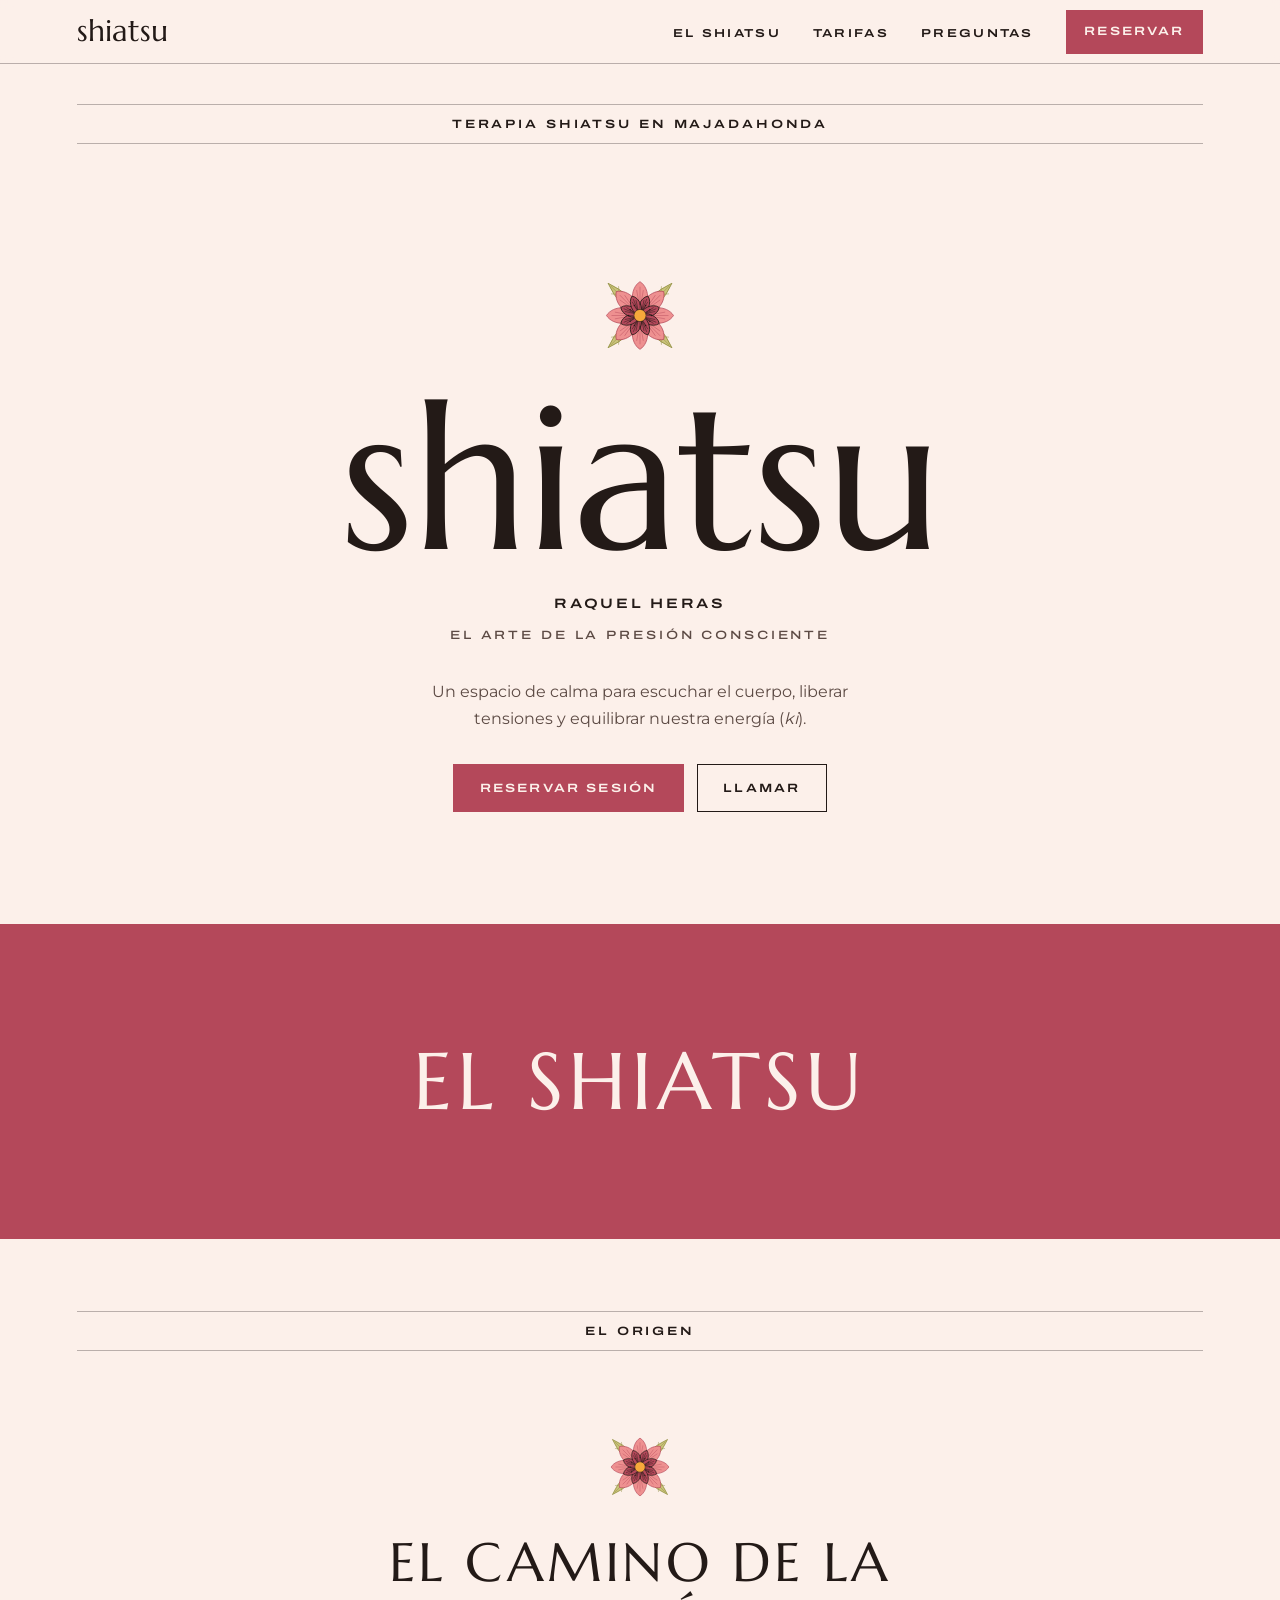
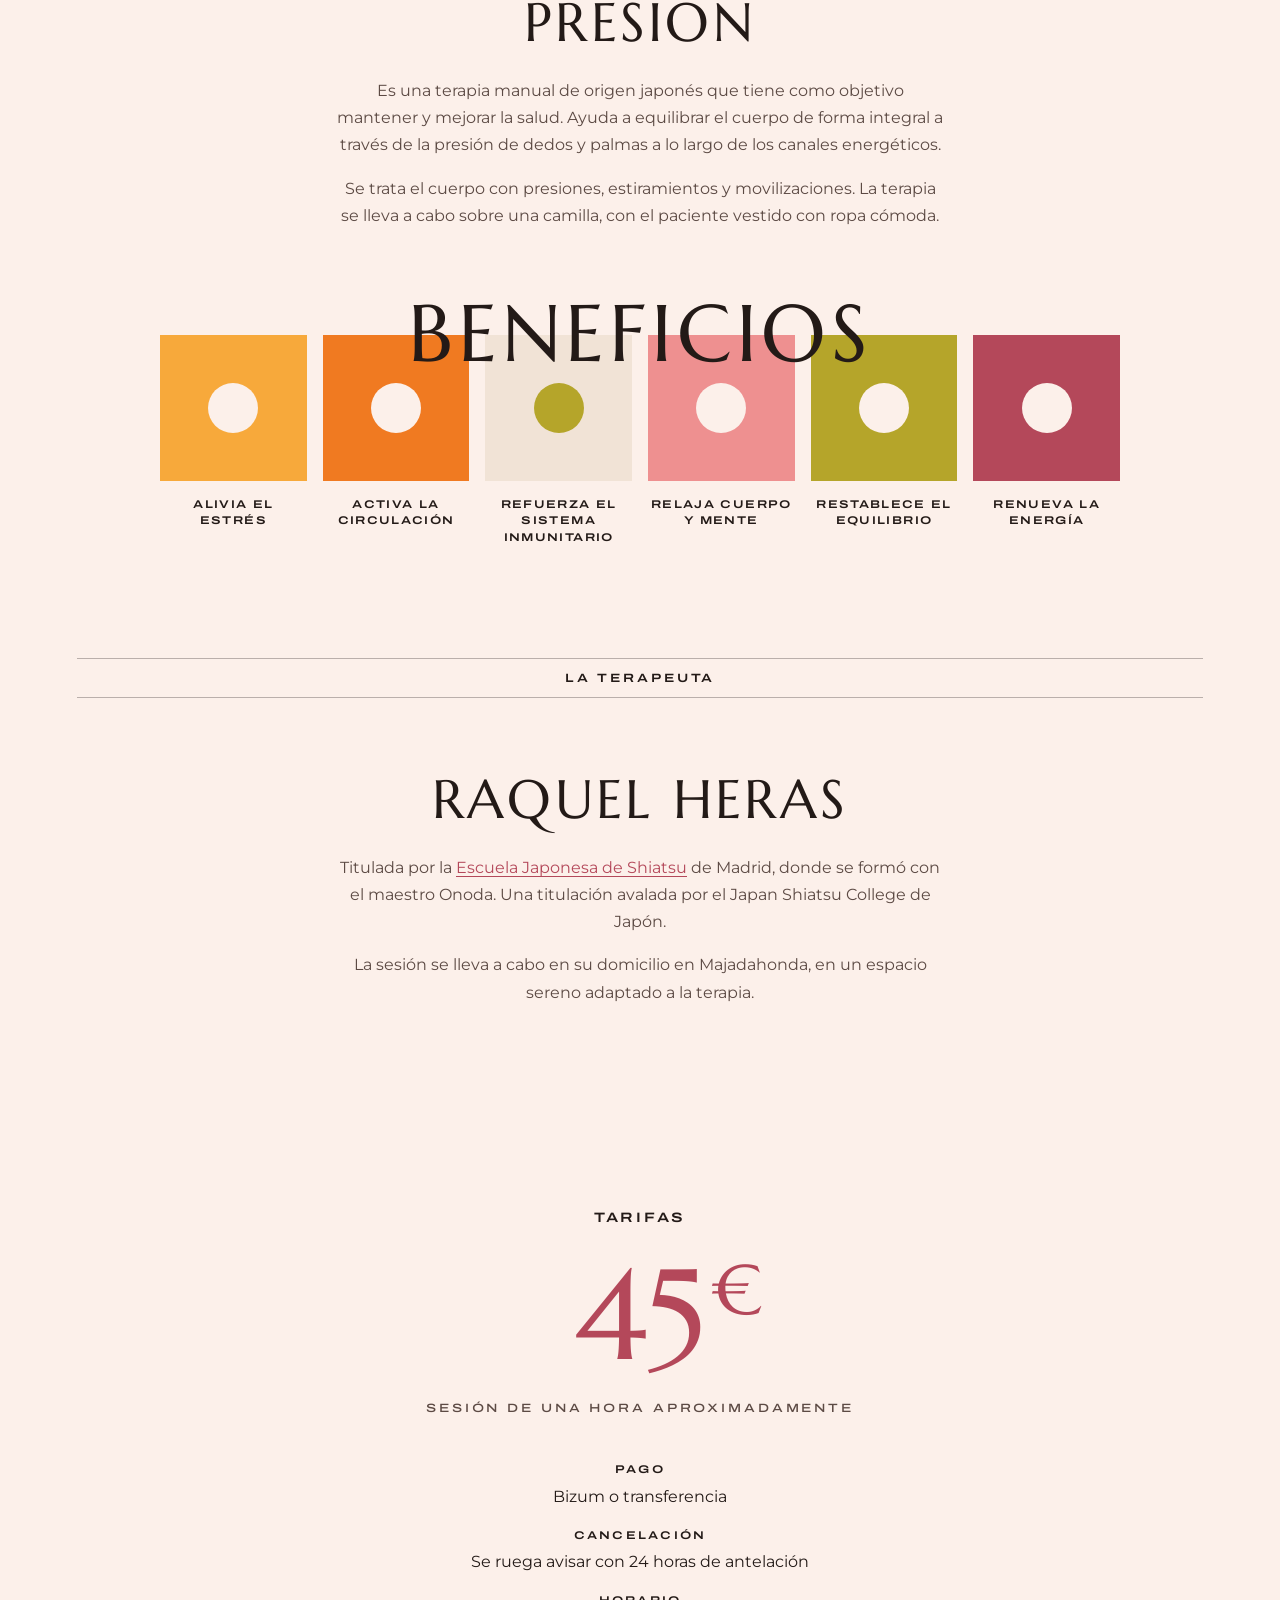
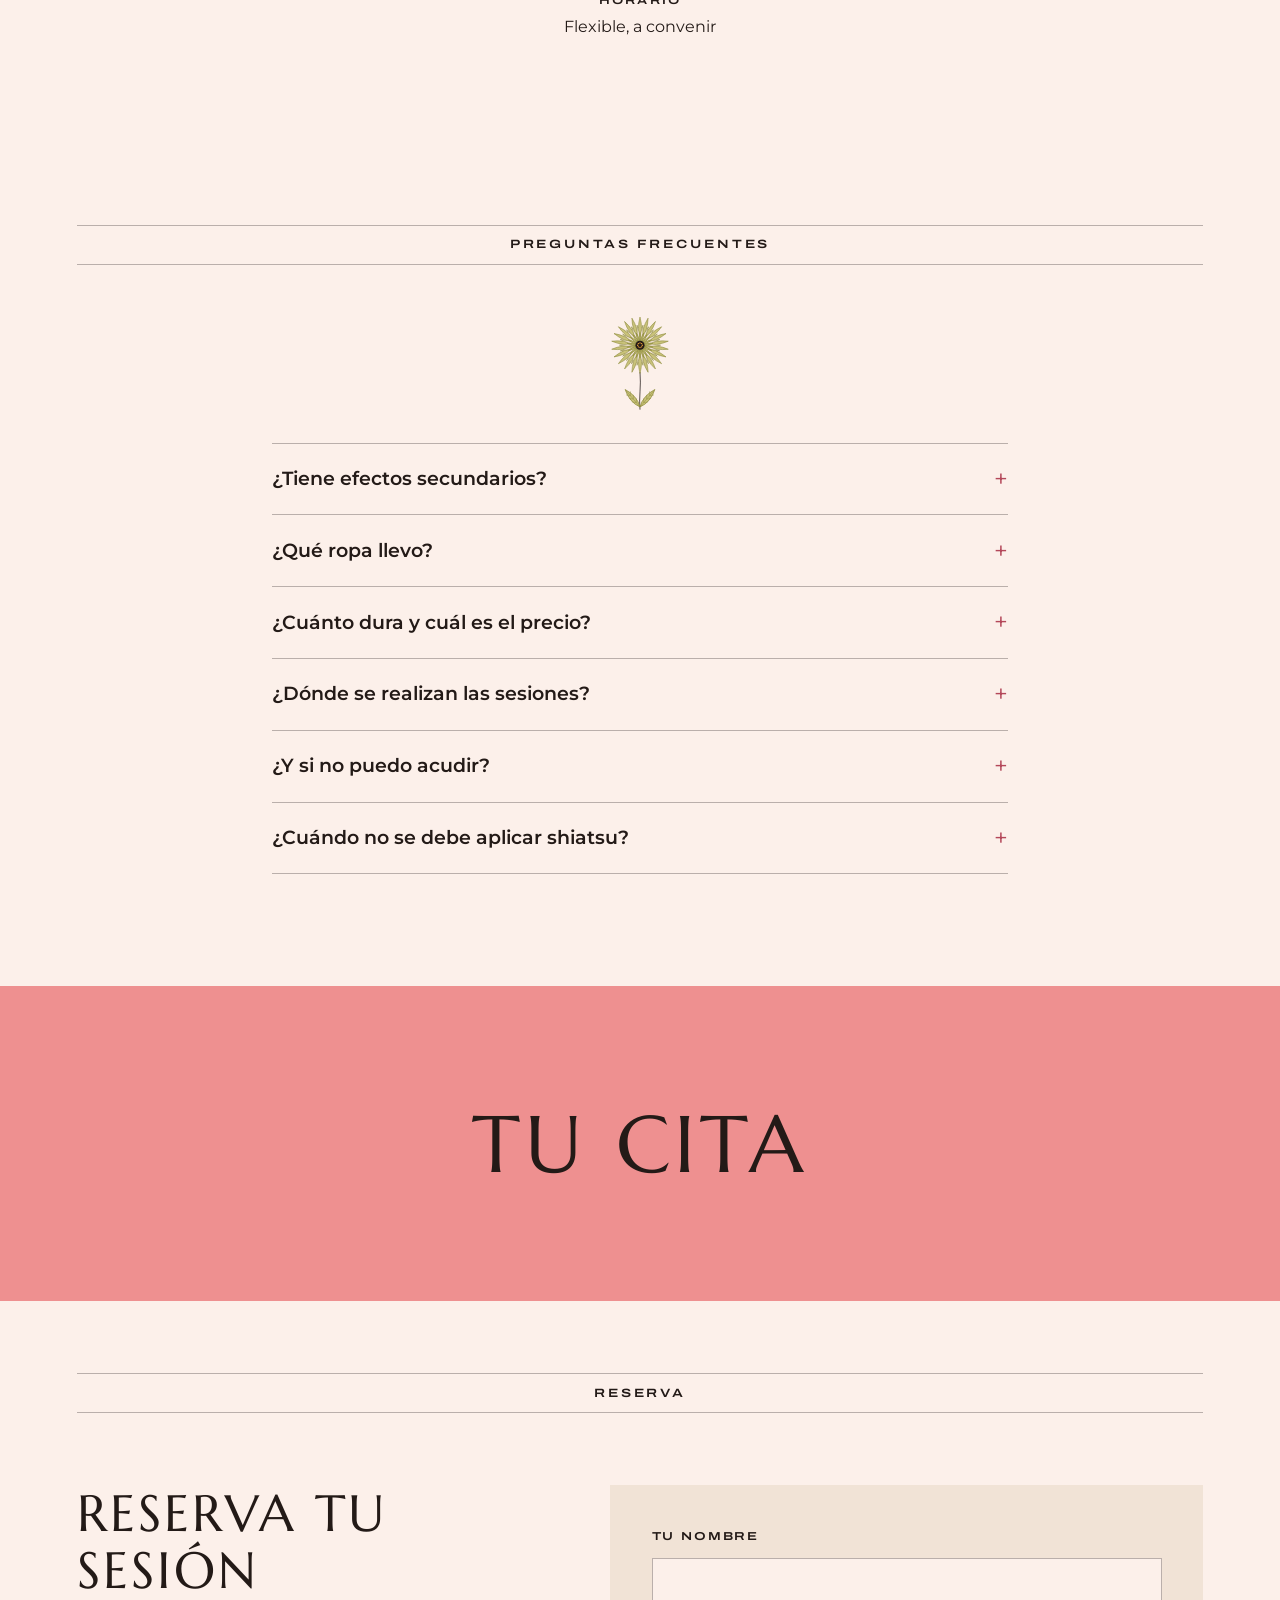
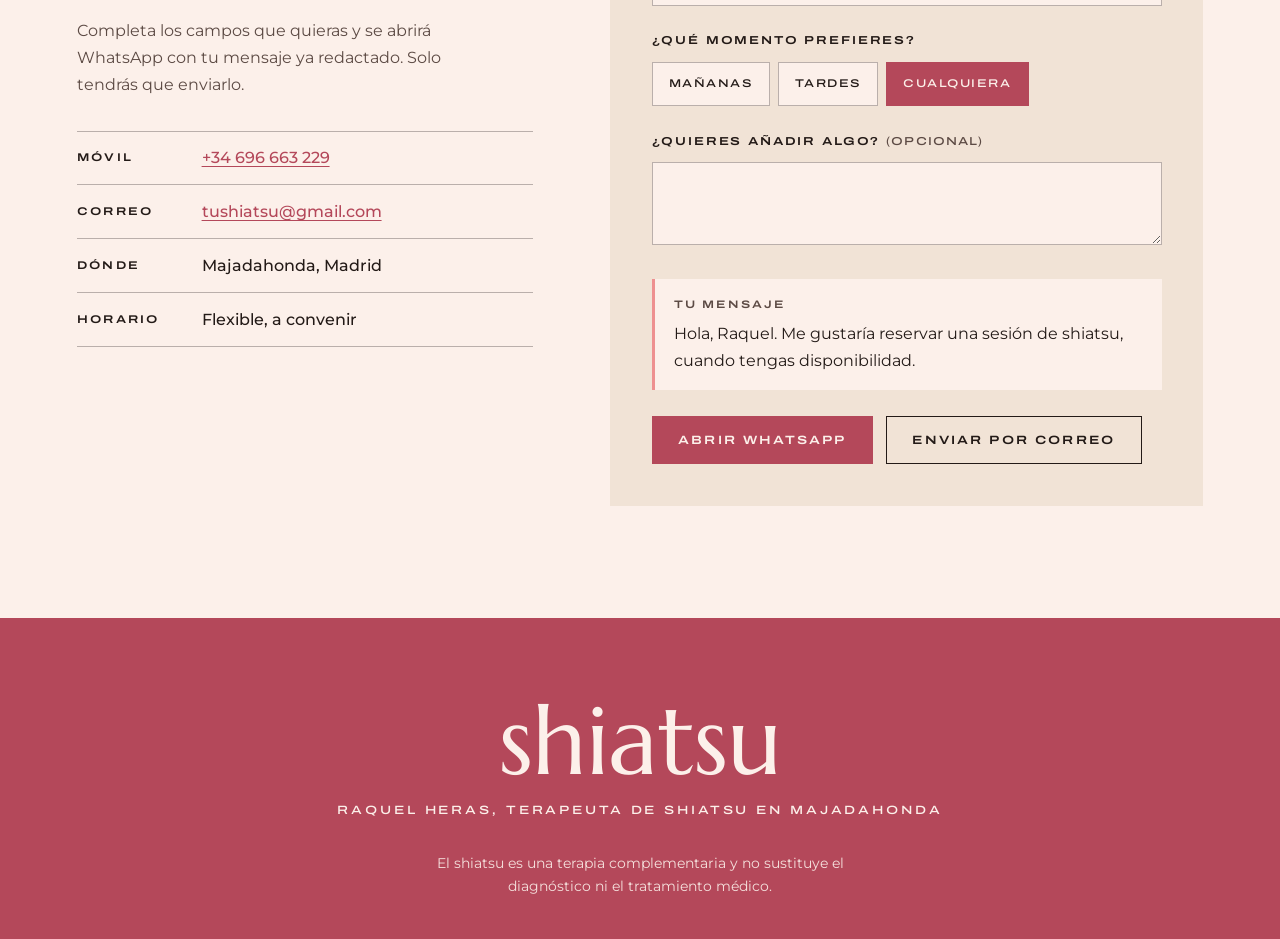
<file: index.html>
<!doctype html>
<html lang="es">
<head>
  <meta charset="utf-8">
  <meta name="viewport" content="width=device-width, initial-scale=1">
  <title>Shiatsu en Majadahonda | Raquel Heras</title>
  <meta name="description" content="Sesiones de shiatsu en Majadahonda (Madrid) con Raquel Heras. Reduce el estrés, mejora la circulación y recupera el equilibrio. Pide cita por WhatsApp.">
  <meta name="theme-color" content="#FCF0EA">
  <meta name="color-scheme" content="light only">
  <meta name="supported-color-schemes" content="light">
  <link rel="preload" href="assets/fonts/marcellus-400.woff2" as="font" type="font/woff2" crossorigin>
  <meta property="og:type" content="website">
  <meta property="og:locale" content="es_ES">
  <meta property="og:site_name" content="Shiatsu Raquel Heras">
  <meta property="og:title" content="Shiatsu en Majadahonda | Raquel Heras">
  <meta property="og:description" content="Un espacio de calma para escuchar el cuerpo, liberar tensiones y equilibrar nuestra energía (ki). Reserva tu sesión de shiatsu en Majadahonda.">
  <meta property="og:url" content="https://silkeht.github.io/Shiatsu/">
  <meta property="og:image" content="https://silkeht.github.io/Shiatsu/assets/preview.jpg?v=3">
  <meta property="og:image:width" content="1200">
  <meta property="og:image:height" content="630">
  <meta property="og:image:alt" content="Shiatsu, Raquel Heras. Terapia shiatsu en Majadahonda">
  <meta name="twitter:card" content="summary_large_image">
  <link rel="icon" href="assets/favicon.svg" type="image/svg+xml">
  <link rel="stylesheet" href="styles.css">
  <script type="application/ld+json">
  {
    "@context": "https://schema.org",
    "@type": "HealthAndBeautyBusiness",
    "name": "Shiatsu Raquel Heras",
    "description": "Sesiones de shiatsu en Majadahonda con Raquel Heras, titulada por la Escuela Japonesa de Shiatsu de Madrid, con titulación avalada por el Japan Shiatsu College.",
    "url": "https://silkeht.github.io/Shiatsu/",
    "image": "https://silkeht.github.io/Shiatsu/assets/preview.jpg",
    "telephone": "+34696663229",
    "email": "tushiatsu@gmail.com",
    "address": { "@type": "PostalAddress", "addressLocality": "Majadahonda", "addressRegion": "Madrid", "addressCountry": "ES" },
    "priceRange": "45 €",
    "paymentAccepted": "Bizum, transferencia",
    "makesOffer": [
      { "@type": "Offer", "name": "Sesión de shiatsu", "price": "45", "priceCurrency": "EUR" }
    ]
  }
  </script>
</head>
<body>
  <a class="skip" href="#contenido">Saltar al contenido</a>

  <header class="site-header">
    <a class="logo" href="#inicio">shiatsu</a>
    <nav aria-label="Principal">
      <ul>
        <li><a href="#que-es">El shiatsu</a></li>
        <li><a href="#tarifas">Tarifas</a></li>
        <li><a href="#preguntas">Preguntas</a></li>
      </ul>
    </nav>
    <a class="btn btn-small" href="#cita">Reservar</a>
  </header>

  <main id="contenido">

    <!-- Portada: como la lámina de logotipo -->
    <section class="panel hero" id="inicio" aria-labelledby="titulo">
      <p class="band">Terapia shiatsu en Majadahonda</p>
      <div class="hero-row">
        <div class="hero-mark">
          <img class="hero-flor" src="assets/botanica-flor.svg" width="140" height="140" alt="">
          <h1 id="titulo" class="wordmark">shiatsu</h1>
          <p class="wide">Raquel Heras</p>
          <p class="wide wide-sm">El arte de la presión consciente</p>
          <p class="hero-lead">Un espacio de calma para escuchar el cuerpo, liberar tensiones y equilibrar nuestra energía (<em>ki</em>).</p>
          <div class="actions">
            <a class="btn" href="#cita">Reservar sesión</a>
            <a class="btn btn-ghost" href="tel:+34696663229">Llamar</a>
          </div>
        </div>
      </div>
    </section>

    <!-- Parte uno -->
    <section class="divider divider-rosa" aria-hidden="true">
      <p class="divider-title">El shiatsu</p>
    </section>

    <section class="panel" id="que-es" aria-labelledby="que-es-titulo">
      <p class="band">El origen</p>
      <div class="center-copy">
        <img class="ornamento" src="assets/botanica-flor.svg" width="140" height="140" alt="">
        <h2 id="que-es-titulo" class="caps">El camino de la presión</h2>
        <p>Es una terapia manual de origen japonés que tiene como objetivo mantener y mejorar la salud. Ayuda a equilibrar el cuerpo de forma integral a través de la presión de dedos y palmas a lo largo de los canales energéticos.</p>
        <p>Se trata el cuerpo con presiones, estiramientos y movilizaciones. La terapia se lleva a cabo sobre una camilla, con el paciente vestido con ropa cómoda.</p>
      </div>

      <div class="combos">
        <h3 class="combos-title caps">Beneficios</h3>
        <ul class="swatches">
          <li><span class="sw sw-ambar" aria-hidden="true"></span>Alivia el estrés</li>
          <li><span class="sw sw-naranja" aria-hidden="true"></span>Activa la circulación</li>
          <li><span class="sw sw-crema" aria-hidden="true"></span>Refuerza el sistema inmunitario</li>
          <li><span class="sw sw-salmon" aria-hidden="true"></span>Relaja cuerpo y mente</li>
          <li><span class="sw sw-oliva" aria-hidden="true"></span>Restablece el equilibrio</li>
          <li><span class="sw sw-rosa" aria-hidden="true"></span>Renueva la energía</li>
        </ul>
      </div>
    </section>

    <section class="panel terapeuta" id="terapeuta" aria-labelledby="terapeuta-titulo">
      <p class="band">La terapeuta</p>
      <div class="center-copy">
        <h2 id="terapeuta-titulo" class="caps">Raquel Heras</h2>
        <p>Titulada por la <a href="https://shiatsudo.com" target="_blank" rel="noopener">Escuela Japonesa de Shiatsu</a> de Madrid, donde se formó con el maestro Onoda. Una titulación avalada por el Japan Shiatsu College de Japón.</p>
        <p>La sesión se lleva a cabo en su domicilio en Majadahonda, en un espacio sereno adaptado a la terapia.</p>
      </div>
    </section>

    <section class="panel tarifas-panel" id="tarifas" aria-labelledby="tarifas-titulo">
      <div class="tarifa">
        <p class="wide" id="tarifas-titulo">Tarifas</p>
        <p class="precio">45<span>€</span></p>
        <p class="wide wide-sm">Sesión de una hora aproximadamente</p>
      </div>
      <dl class="condiciones">
        <div><dt>Pago</dt><dd>Bizum o transferencia</dd></div>
        <div><dt>Cancelación</dt><dd>Se ruega avisar con 24 horas de antelación</dd></div>
        <div><dt>Horario</dt><dd>Flexible, a convenir</dd></div>
      </dl>
    </section>

    <section class="panel faq" id="preguntas" aria-labelledby="faq-titulo">
      <p class="band" id="faq-titulo">Preguntas frecuentes</p>
      <img class="ornamento ornamento-alto" src="assets/botanica-crisantemo.svg" width="100" height="146" alt="">
      <div class="faq-list">
        <details>
          <summary>¿Tiene efectos secundarios?</summary>
          <p>No. El shiatsu no tiene efectos secundarios, porque la presión se modula de modo que produce sensaciones agradables en el cuerpo. Nunca se atraviesa el umbral del dolor agradable, y la presión se armoniza de acuerdo con la zona que se está tratando.</p>
        </details>
        <details>
          <summary>¿Qué ropa llevo?</summary>
          <p>Ropa cómoda y holgada, preferiblemente de algodón. El shiatsu se recibe vestido.</p>
        </details>
        <details>
          <summary>¿Cuánto dura y cuál es el precio?</summary>
          <p>Cada sesión dura aproximadamente una hora y cuesta 45 €. El pago se realiza por Bizum o transferencia.</p>
        </details>
        <details>
          <summary>¿Dónde se realizan las sesiones?</summary>
          <p>La sesión se lleva a cabo en mi domicilio en Majadahonda, en un espacio sereno adaptado a la terapia. Te facilitaré la dirección exacta al confirmar tu cita.</p>
        </details>
        <details>
          <summary>¿Y si no puedo acudir?</summary>
          <p>Te agradezco que me avises con al menos 24 horas de antelación para poder ofrecer el hueco a otra persona.</p>
        </details>
        <details>
          <summary>¿Cuándo no se debe aplicar shiatsu?</summary>
          <p>El shiatsu no debe aplicarse en estos casos:</p>
          <ul class="faq-lista">
            <li>Enfermedades contagiosas.</li>
            <li>Pleuresía, peritonitis, apendicitis, pielitis, pancreatitis, úlcera péptica, úlcera duodenal, cirrosis hepática, leucemia, retortijones de estómago, obstrucción intestinal y cáncer.</li>
            <li>Fiebre elevada, inmediatamente después de una operación quirúrgica, extrema debilidad física y enfermedades infecciosas de la piel.</li>
          </ul>
        </details>
      </div>
    </section>

    <!-- Parte cuatro -->
    <section class="divider divider-salmon" aria-hidden="true">
      <p class="divider-title">Tu cita</p>
    </section>

    <section class="panel" id="cita" aria-labelledby="cita-titulo">
      <p class="band">Reserva</p>
      <div class="booking">
        <div class="booking-intro">
          <h2 id="cita-titulo" class="caps">Reserva tu sesión</h2>
          <p>Completa los campos que quieras y se abrirá WhatsApp con tu mensaje ya redactado. Solo tendrás que enviarlo.</p>
          <dl class="contact">
            <div><dt>Móvil</dt><dd><a href="tel:+34696663229">+34 696 663 229</a></dd></div>
            <div><dt>Correo</dt><dd><a href="mailto:tushiatsu@gmail.com">tushiatsu@gmail.com</a></dd></div>
            <div><dt>Dónde</dt><dd>Majadahonda, Madrid</dd></div>
            <div><dt>Horario</dt><dd>Flexible, a convenir</dd></div>
          </dl>
        </div>

        <form class="booking-form" id="form-cita" novalidate>
          <div class="field">
            <label for="nombre">Tu nombre</label>
            <input id="nombre" name="nombre" type="text" autocomplete="given-name">
          </div>


          <fieldset class="field">
            <legend>¿Qué momento prefieres?</legend>
            <div class="chips">
              <label><input type="radio" name="horario" value="por las mañanas"><span>Mañanas</span></label>
              <label><input type="radio" name="horario" value="por las tardes"><span>Tardes</span></label>
              <label><input type="radio" name="horario" value="cuando haya hueco" checked><span>Cualquiera</span></label>
            </div>
          </fieldset>

          <div class="field">
            <label for="nota">¿Quieres añadir algo? <span class="optional">(opcional)</span></label>
            <textarea id="nota" name="nota" rows="3"></textarea>
          </div>

          <div class="preview">
            <p class="preview-label">Tu mensaje</p>
            <p class="preview-text" id="preview" aria-live="polite"></p>
          </div>

          <div class="actions">
            <a class="btn" id="enviar-wa" href="https://wa.me/34696663229" target="_blank" rel="noopener">Abrir WhatsApp</a>
            <a class="btn btn-ghost" id="enviar-mail" href="mailto:tushiatsu@gmail.com">Enviar por correo</a>
          </div>
        </form>
      </div>
    </section>
  </main>

  <footer class="site-footer">
    <p class="wordmark wordmark-sm">shiatsu</p>
    <p class="wide wide-sm">Raquel Heras, terapeuta de shiatsu en Majadahonda</p>
    <p class="disclaimer">El shiatsu es una terapia complementaria y no sustituye el diagnóstico ni el tratamiento médico.</p>
  </footer>

  <script src="script.js"></script>
</body>
</html>
</file>
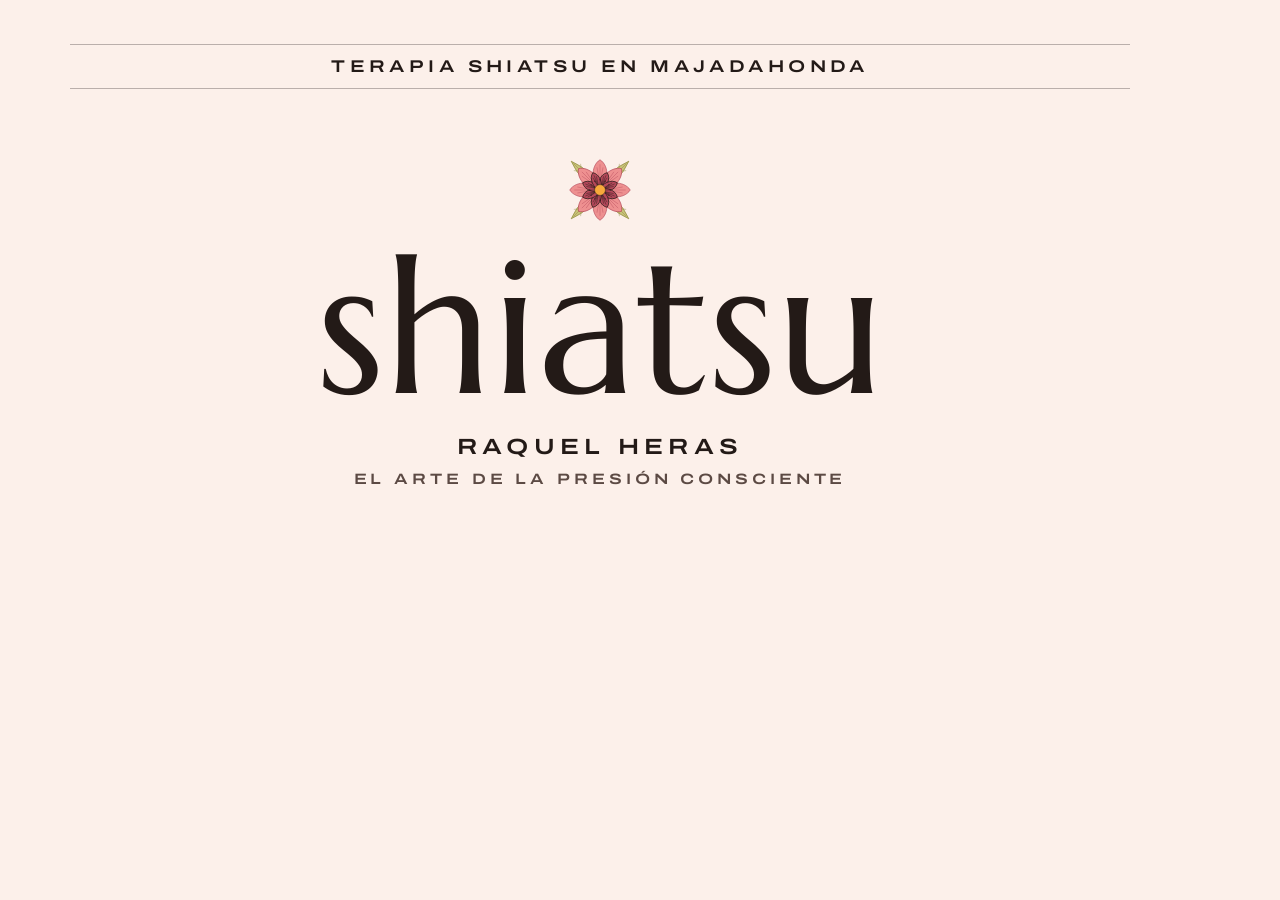
<file: tools/preview.html>
<!doctype html><html><head><meta charset="utf-8">
<link href="https://fonts.googleapis.com/css2?family=Marcellus&family=Archivo:wdth,wght@125,600&display=swap" rel="stylesheet">
<style>
html,body{margin:0}
body{width:1200px;height:630px;background:#FCF0EA;color:#231A17;font-family:Archivo,sans-serif;position:relative;overflow:hidden}
.band{position:absolute;left:70px;right:70px;top:44px;padding:12px 0;border-top:1px solid rgba(35,26,23,.3);border-bottom:1px solid rgba(35,26,23,.3);text-align:center;font-stretch:125%;font-weight:600;text-transform:uppercase;letter-spacing:.26em;font-size:17px}
.c{position:absolute;inset:0;display:flex;flex-direction:column;align-items:center;justify-content:center;padding-bottom:0}
img{width:92px;margin-bottom:6px}
h1{font-family:Marcellus,serif;font-weight:400;font-size:190px;line-height:.9;margin:0}
.n{font-stretch:125%;font-weight:600;text-transform:uppercase;letter-spacing:.24em;font-size:22px;margin-top:22px}
.l{font-stretch:125%;font-weight:600;text-transform:uppercase;letter-spacing:.26em;font-size:15px;color:#5C4A44;margin-top:12px}
</style></head><body>
<div class="band">Terapia shiatsu en Majadahonda</div>
<div class="c"><img src="../assets/botanica-flor.svg"><h1>shiatsu</h1><div class="n">Raquel Heras</div><div class="l">El arte de la presión consciente</div></div>
</body></html>
</file>
<file: styles.css>
/* Fuentes alojadas en la web (subconjunto latino) */
@font-face {
  font-family: 'Archivo';
  font-style: normal;
  font-weight: 500;
  font-stretch: 125%;
  font-display: swap;
  src: url("assets/fonts/archivo-500.woff2") format('woff2');
  unicode-range: U+0000-00FF, U+0131, U+0152-0153, U+02BB-02BC, U+02C6, U+02DA, U+02DC, U+0304, U+0308, U+0329, U+2000-206F, U+20AC, U+2122, U+2191, U+2193, U+2212, U+2215, U+FEFF, U+FFFD;
}
@font-face {
  font-family: 'Archivo';
  font-style: normal;
  font-weight: 600;
  font-stretch: 125%;
  font-display: swap;
  src: url("assets/fonts/archivo-500.woff2") format('woff2');
  unicode-range: U+0000-00FF, U+0131, U+0152-0153, U+02BB-02BC, U+02C6, U+02DA, U+02DC, U+0304, U+0308, U+0329, U+2000-206F, U+20AC, U+2122, U+2191, U+2193, U+2212, U+2215, U+FEFF, U+FFFD;
}
@font-face {
  font-family: 'Marcellus';
  font-style: normal;
  font-weight: 400;
  font-display: swap;
  src: url("assets/fonts/marcellus-400.woff2") format('woff2');
  unicode-range: U+0000-00FF, U+0131, U+0152-0153, U+02BB-02BC, U+02C6, U+02DA, U+02DC, U+0304, U+0308, U+0329, U+2000-206F, U+20AC, U+2122, U+2191, U+2193, U+2212, U+2215, U+FEFF, U+FFFD;
}
@font-face {
  font-family: 'Montserrat';
  font-style: normal;
  font-weight: 400;
  font-display: swap;
  src: url("assets/fonts/montserrat-400.woff2") format('woff2');
  unicode-range: U+0000-00FF, U+0131, U+0152-0153, U+02BB-02BC, U+02C6, U+02DA, U+02DC, U+0304, U+0308, U+0329, U+2000-206F, U+20AC, U+2122, U+2191, U+2193, U+2212, U+2215, U+FEFF, U+FFFD;
}
@font-face {
  font-family: 'Montserrat';
  font-style: normal;
  font-weight: 500;
  font-display: swap;
  src: url("assets/fonts/montserrat-400.woff2") format('woff2');
  unicode-range: U+0000-00FF, U+0131, U+0152-0153, U+02BB-02BC, U+02C6, U+02DA, U+02DC, U+0304, U+0308, U+0329, U+2000-206F, U+20AC, U+2122, U+2191, U+2193, U+2212, U+2215, U+FEFF, U+FFFD;
}
@font-face {
  font-family: 'Montserrat';
  font-style: normal;
  font-weight: 600;
  font-display: swap;
  src: url("assets/fonts/montserrat-400.woff2") format('woff2');
  unicode-range: U+0000-00FF, U+0131, U+0152-0153, U+02BB-02BC, U+02C6, U+02DA, U+02DC, U+0304, U+0308, U+0329, U+2000-206F, U+20AC, U+2122, U+2191, U+2193, U+2212, U+2215, U+FEFF, U+FFFD;
}

/* Estética de guía de marca: crema rosado, bloques de color a sangre,
   mayúsculas finas y etiquetas anchas entre filetes. */
:root {
  color-scheme: light only;
  --crema: #FCF0EA;
  --beige: #F1E3D6;
  --tinta: #231A17;
  --tinta-suave: #5C4A44;
  --rosa: #B4485A;       /* frambuesa */
  --oliva: #B5A52A;
  --naranja: #F07A21;
  --ambar: #F7A93B;
  --salmon: #EE9090;
  --filete: rgba(35, 26, 23, .3);

  --display: "Marcellus", "Optima", "Palatino", serif;
  --ancha: "Archivo", "Helvetica Neue", Arial, sans-serif;
  --texto: "Montserrat", "Helvetica Neue", Arial, sans-serif;

  --pad: clamp(1rem, 6vw, 6rem);
}

*, *::before, *::after { box-sizing: border-box; }
html { -webkit-text-size-adjust: 100%; text-size-adjust: 100%; scroll-behavior: smooth; scroll-padding-top: 4.5rem; }
@media (prefers-reduced-motion: reduce) { html { scroll-behavior: auto; } }

body {
  margin: 0; background: var(--crema); color: var(--tinta);
  font-family: var(--texto); font-size: 1rem; line-height: 1.7;
  -webkit-font-smoothing: antialiased;
}
img { max-width: 100%; height: auto; display: block; }
a { color: var(--rosa); text-underline-offset: .2em; }
:focus-visible { outline: 2px solid var(--rosa); outline-offset: 3px; }
p { margin: 0 0 1em; }
h1, h2, h3 { margin: 0; font-weight: 400; }

.skip { position: absolute; left: -999px; top: .5rem; background: var(--rosa); color: var(--crema); padding: .6rem 1rem; z-index: 10; }
.skip:focus { left: .5rem; }

/* Piezas tipográficas */
.wordmark { font-family: var(--display); font-weight: 400; line-height: .9; letter-spacing: -.01em; }
.caps { font-family: var(--display); text-transform: uppercase; letter-spacing: .06em; line-height: 1.1; }
.wide {
  font-family: var(--ancha); font-stretch: 125%; font-weight: 600;
  text-transform: uppercase; letter-spacing: .2em; font-size: .85rem; margin: 0;
}
.wide-sm { font-size: .75rem; font-weight: 500; letter-spacing: .24em; }

/* Banda de etiqueta entre dobles filetes, como en las láminas */
.band {
  margin: 0 0 clamp(2.5rem, 6vw, 4.5rem);
  padding: .55rem 0;
  border-top: 1px solid var(--filete);
  border-bottom: 1px solid var(--filete);
  text-align: center;
  font-family: var(--ancha); font-stretch: 125%; font-weight: 600;
  text-transform: uppercase; letter-spacing: .24em; font-size: .75rem;
}

/* Botones */
.btn {
  display: inline-flex; align-items: center; justify-content: center;
  min-height: 48px; padding: .7rem 1.6rem;
  background: var(--rosa); color: var(--crema); border: 1px solid var(--rosa);
  font-family: var(--ancha); font-stretch: 125%; font-weight: 600;
  text-transform: uppercase; letter-spacing: .18em; font-size: .75rem;
  text-decoration: none; cursor: pointer;
  transition: background-color .2s ease, color .2s ease, border-color .2s ease;
}
.btn:hover { background: var(--tinta); border-color: var(--tinta); }
.btn-ghost { background: transparent; color: var(--tinta); border-color: var(--tinta); }
.btn-ghost:hover { background: var(--tinta); color: var(--crema); }
.btn-small { min-height: 44px; padding: .5rem 1.1rem; }
.actions { display: flex; flex-wrap: wrap; gap: .8rem; }

/* Cabecera */
.site-header {
  position: sticky; top: 0; z-index: 5;
  display: flex; align-items: center; gap: 2rem;
  padding: .6rem var(--pad);
  background: rgba(252, 240, 234, .94);
  backdrop-filter: blur(6px);
  border-bottom: 1px solid var(--filete);
}
.logo { font-family: var(--display); font-size: 1.9rem; line-height: 1; color: var(--tinta); text-decoration: none; }
.site-header nav { margin-left: auto; }
.site-header ul { display: flex; gap: 2rem; list-style: none; margin: 0; padding: 0; }
.site-header nav a {
  color: var(--tinta); text-decoration: none; padding: .6rem 0;
  font-family: var(--ancha); font-stretch: 125%; font-weight: 600;
  text-transform: uppercase; letter-spacing: .2em; font-size: .72rem;
}
.site-header nav a:hover { color: var(--rosa); }
@media (max-width: 820px) {
  .site-header nav { display: none; }
  .site-header .btn-small { margin-left: auto; }
}

/* Paneles crema */
.panel { padding: clamp(2.5rem, 6vw, 4.5rem) var(--pad) clamp(4rem, 9vw, 7rem); max-width: 84rem; margin: 0 auto; }
.center-copy { max-width: 38rem; margin: 0 auto clamp(2.5rem, 6vw, 4rem); text-align: center; }
.center-copy h2 { font-size: clamp(2rem, 4.6vw, 3.4rem); margin-bottom: 1.5rem; }
.center-copy p { color: var(--tinta-suave); }
.center-copy em { font-style: normal; font-weight: 600; color: var(--rosa); }

/* Portada */
.hero { padding-top: clamp(1.5rem, 4vw, 2.5rem); }
.hero-mark { text-align: center; padding-top: clamp(1rem, 4vw, 3rem); }
.hero-flor { width: clamp(5rem, 8vw, 6.5rem); height: auto; margin: 0 auto 1.2rem; }
.hero-mark .wordmark { font-size: clamp(5.5rem, 16vw, 13rem); color: var(--tinta); }
.hero-mark .wide { margin-top: 1.4rem; }
.hero-mark .wide-sm { margin-top: .6rem; color: var(--tinta-suave); }
.hero-lead { max-width: 28rem; margin: 2rem auto; color: var(--tinta-suave); font-size: 1rem; }
.hero-mark .actions { justify-content: center; }

@media (prefers-reduced-motion: no-preference) {
  .hero-mark .wordmark { animation: aparece 1.2s cubic-bezier(.2,.7,.2,1) both; }
  .hero-flor { animation: brota 1.6s .3s ease both; }
  @keyframes aparece { from { opacity: 0; letter-spacing: .12em; } }
  @keyframes brota { from { opacity: 0; } }
}

/* Ornamentos botánicos */
.ornamento { width: 5.5rem; height: auto; margin: 0 auto 1.4rem; }
.ornamento-alto { width: 4.2rem; margin-top: -1.5rem; margin-bottom: 2rem; }

/* Separadores de color a sangre */
.divider {
  min-height: clamp(12rem, 35vh, 20rem);
  display: flex; flex-direction: column; justify-content: center; align-items: center;
  padding: 1.6rem var(--pad); text-align: center;
}
.divider p { margin: 0; }
.divider-title {
  font-family: var(--display); text-transform: uppercase; letter-spacing: .06em;
  font-size: clamp(2.4rem, 7vw, 5rem); line-height: 1;
}
.divider-rosa { background: var(--rosa); color: var(--crema); }
.divider-oliva { background: var(--oliva); color: var(--tinta); }
.divider-naranja { background: var(--naranja); color: var(--tinta); }
.divider-salmon { background: var(--salmon); color: var(--tinta); }

/* Beneficios como la lámina de combinaciones */
.combos { position: relative; max-width: 60rem; margin: 0 auto; padding-top: clamp(1.6rem, 4vw, 2.6rem); }
.combos-title {
  position: absolute; top: 0; left: 0; right: 0; z-index: 1;
  text-align: center; font-size: clamp(2.4rem, 7vw, 5rem); line-height: 1; pointer-events: none;
}
.swatches {
  list-style: none; margin: 0; padding: 0;
  display: grid; grid-template-columns: repeat(6, 1fr); gap: clamp(.5rem, 1.5vw, 1rem);
}
.swatches li {
  font-family: var(--ancha); font-stretch: 125%; font-weight: 600;
  text-transform: uppercase; letter-spacing: .12em; font-size: .7rem; line-height: 1.5;
  text-align: center;
}
.sw { display: grid; place-items: center; aspect-ratio: 1; margin-bottom: .9rem; }
.sw::after { content: ""; width: 34%; aspect-ratio: 1; border-radius: 50%; }
.sw-ambar { background: var(--ambar); }      .sw-ambar::after { background: var(--crema); }
.sw-naranja { background: var(--naranja); }  .sw-naranja::after { background: var(--crema); }
.sw-crema { background: var(--beige); }      .sw-crema::after { background: var(--oliva); }
.sw-salmon { background: var(--salmon); }    .sw-salmon::after { background: var(--crema); }
.sw-oliva { background: var(--oliva); }      .sw-oliva::after { background: var(--crema); }
.sw-rosa { background: var(--rosa); }        .sw-rosa::after { background: var(--crema); }
.swatches { grid-template-columns: repeat(6, minmax(0, 1fr)); }
@media (max-width: 860px) {
  .swatches { grid-template-columns: repeat(3, minmax(0, 1fr)); row-gap: 1.6rem; }
}
@media (max-width: 480px) {
  .swatches { grid-template-columns: repeat(2, minmax(0, 1fr)); }
}

/* La terapeuta */
.terapeuta { padding-top: 0; padding-bottom: clamp(2.5rem, 6vw, 4rem); }

/* Tarifas: todo centrado, sin filetes */
.tarifas-panel { text-align: center; }
.tarifa { margin: 0 auto 2.6rem; }
.tarifa .wide-sm { color: var(--tinta-suave); }
.precio {
  font-family: var(--display); font-size: clamp(5rem, 14vw, 8rem); line-height: 1;
  margin: 1.4rem 0 1.2rem; color: var(--rosa); font-variant-numeric: lining-nums;
}
.precio { display: inline-block; position: relative; }
.precio span { position: absolute; left: 100%; top: .05em; font-size: .55em; margin-left: .08em; }
.condiciones { margin: 0 auto; display: grid; gap: 1rem; }
.condiciones div { display: flex; flex-direction: column; align-items: center; gap: .2rem; }
.condiciones dt {
  font-family: var(--ancha); font-stretch: 125%; font-weight: 600;
  text-transform: uppercase; letter-spacing: .2em; font-size: .7rem;
}
.condiciones dd { margin: 0; }

/* Preguntas */
.faq-list { max-width: 46rem; margin: 0 auto; }
.faq details { border-bottom: 1px solid var(--filete); }
.faq details:first-child { border-top: 1px solid var(--filete); }
.faq summary {
  list-style: none; cursor: pointer; min-height: 48px;
  display: flex; justify-content: space-between; align-items: center; gap: 1rem;
  padding: 1.2rem 0;
  font-family: var(--texto); font-weight: 600; font-size: clamp(1.05rem, 2vw, 1.2rem); line-height: 1.35; color: var(--tinta);
}
.faq summary::-webkit-details-marker { display: none; }
.faq summary::after { content: "+"; font-family: var(--texto); font-weight: 400; font-size: 1.5rem; color: var(--rosa); transition: transform .25s ease; }
.faq details[open] summary::after { transform: rotate(45deg); }
.faq details p { color: var(--tinta-suave); max-width: 36rem; }
.faq-lista { margin: -.4rem 0 1.4rem; padding-left: 1.2rem; color: var(--tinta-suave); max-width: 36rem; }
.faq-lista li { margin-bottom: .5rem; }
.faq-lista li::marker { color: var(--rosa); }

/* Cita */
.booking { display: grid; grid-template-columns: 1fr 1.3fr; gap: clamp(2rem, 6vw, 5rem); }
.booking-intro h2 { font-size: clamp(2rem, 4.4vw, 3.2rem); margin-bottom: 1.2rem; }
.booking-intro > p { color: var(--tinta-suave); max-width: 24rem; }
.contact { margin: 2rem 0 0; }
.contact div { display: flex; flex-wrap: wrap; gap: .3rem 1.2rem; padding: .8rem 0; border-top: 1px solid var(--filete); }
.contact div:last-child { border-bottom: 1px solid var(--filete); }
.contact dt {
  min-width: 6.6rem; font-family: var(--ancha); font-stretch: 125%; font-weight: 600;
  text-transform: uppercase; letter-spacing: .2em; font-size: .7rem; padding-top: .25rem;
}
.contact dd { margin: 0; font-weight: 500; }

.booking-form { background: var(--beige); padding: clamp(1.4rem, 4vw, 2.6rem); }
.field { border: 0; margin: 0 0 1.6rem; padding: 0; min-width: 0; }
.field > label, .field legend {
  display: block; padding: 0; margin-bottom: .7rem;
  font-family: var(--ancha); font-stretch: 125%; font-weight: 600;
  text-transform: uppercase; letter-spacing: .16em; font-size: .72rem;
}
.optional { font-weight: 500; letter-spacing: .1em; color: var(--tinta-suave); }
.field input[type="text"], .field textarea {
  width: 100%; min-height: 48px; padding: .75rem 1rem;
  font: 400 1rem var(--texto); color: var(--tinta);
  background: var(--crema); border: 1px solid var(--filete); border-radius: 0;
}
.field textarea { resize: vertical; }
.chips { display: flex; flex-wrap: wrap; gap: .5rem; }
.chips label { position: relative; cursor: pointer; }
.chips input { position: absolute; opacity: 0; inset: 0; margin: 0; cursor: pointer; }
.chips span {
  display: inline-flex; align-items: center; min-height: 44px; padding: .45rem 1rem;
  font-family: var(--ancha); font-stretch: 125%; font-weight: 500;
  text-transform: uppercase; letter-spacing: .14em; font-size: .7rem;
  color: var(--tinta); background: var(--crema); border: 1px solid var(--filete); cursor: pointer;
  transition: background-color .2s ease, color .2s ease, border-color .2s ease;
}
.chips label:hover span { border-color: var(--tinta); }
.chips input:checked + span { background: var(--rosa); color: var(--crema); border-color: var(--rosa); }
.chips input:focus-visible + span { outline: 2px solid var(--rosa); outline-offset: 2px; }

.preview { background: var(--crema); padding: 1rem 1.2rem; margin-bottom: 1.6rem; border-left: 3px solid var(--salmon); }
.preview-label {
  margin: 0 0 .4rem; color: var(--tinta-suave);
  font-family: var(--ancha); font-stretch: 125%; font-weight: 600; text-transform: uppercase; letter-spacing: .2em; font-size: .68rem;
}
.preview-text { margin: 0; white-space: pre-line; }
@media (max-width: 860px) { .booking { grid-template-columns: 1fr; } }

/* Pie en frambuesa */
.site-footer {
  background: var(--rosa); color: var(--crema); text-align: center;
  padding: clamp(3rem, 7vw, 5rem) var(--pad) 2.5rem;
}
.wordmark-sm { font-size: clamp(3.5rem, 9vw, 6rem); margin: 0 0 1rem; }
.disclaimer { max-width: 30rem; margin: 2rem auto 0; font-size: .85rem; opacity: .9; }
</file>
